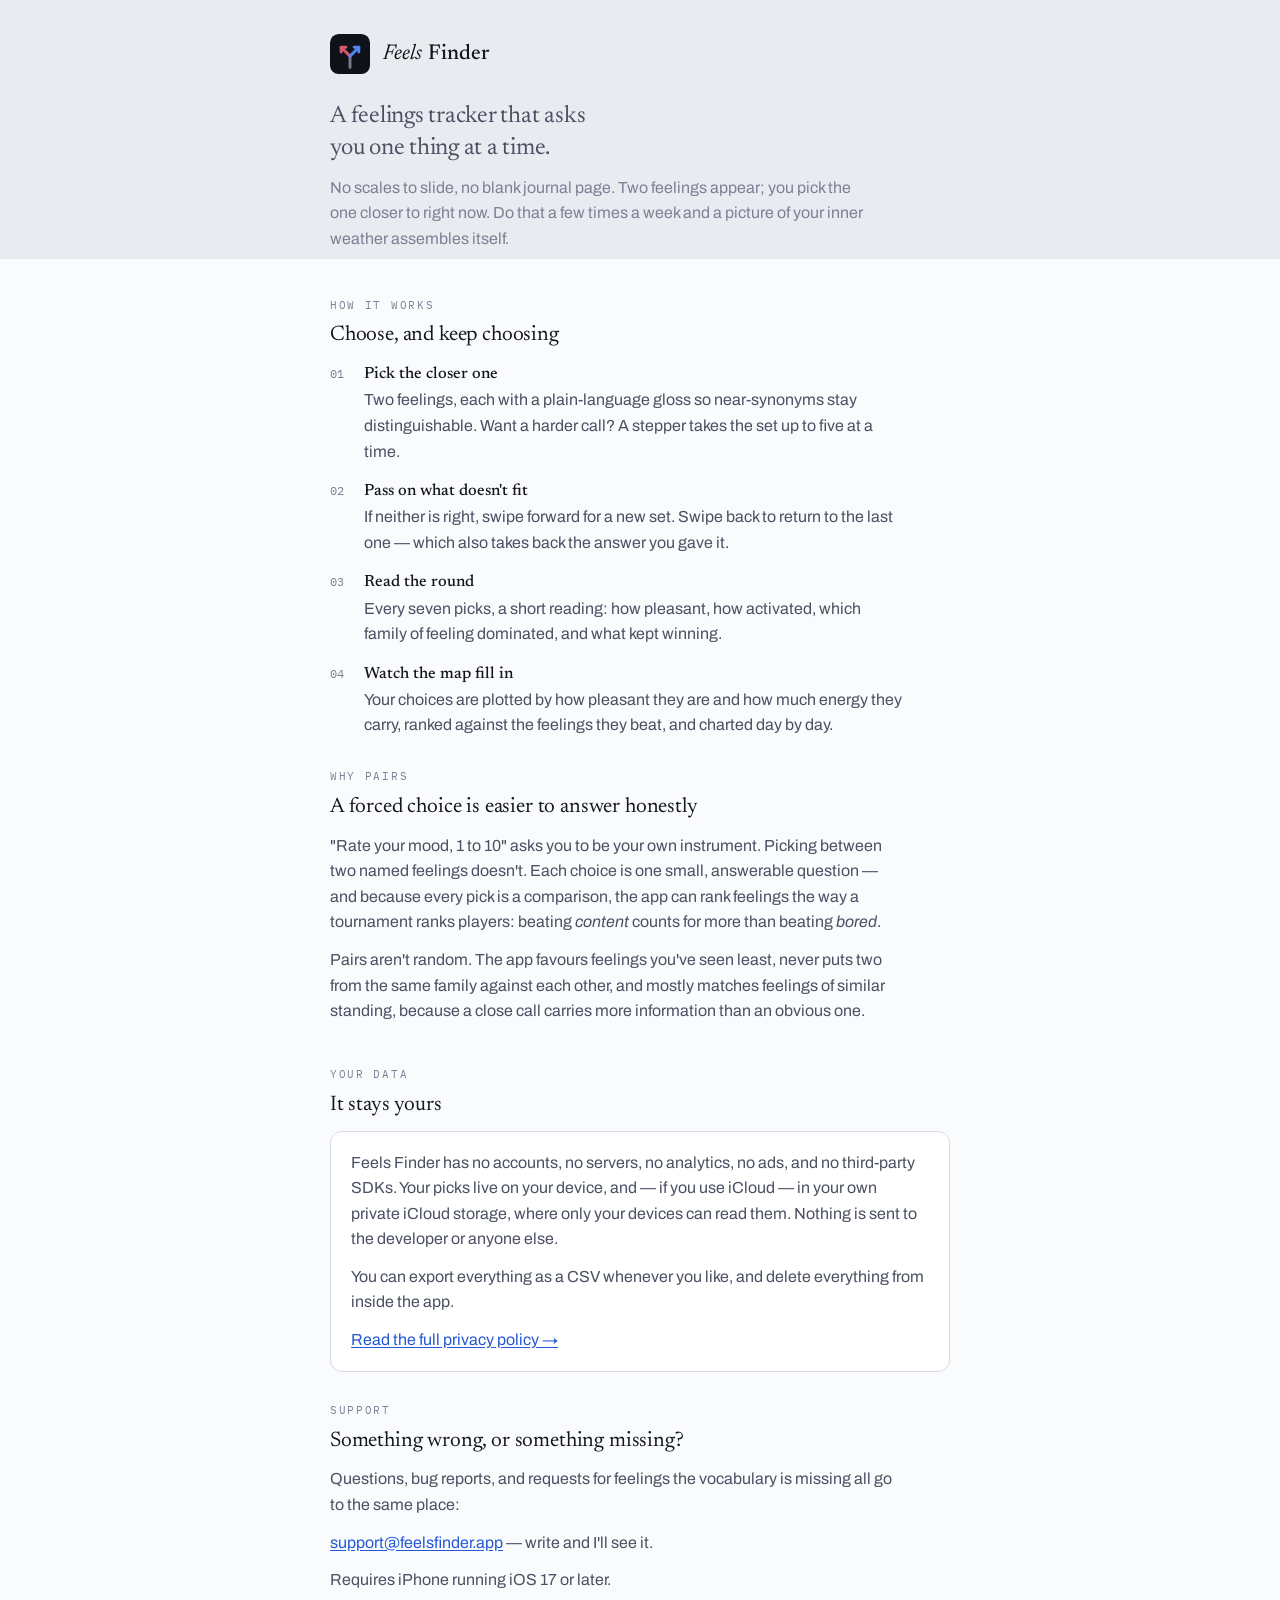
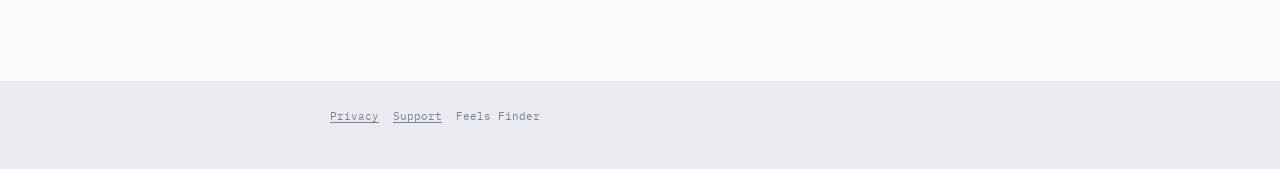
<file: docs/index.html>
<!doctype html>
<html lang="en">
<head>
<meta charset="utf-8">
<meta name="viewport" content="width=device-width, initial-scale=1">
<title>Feels Finder</title>
<meta name="description" content="A feelings tracker that asks you one thing at a time: which of these is closer to right now?">
<link rel="icon" href="mark.svg">
<link rel="preconnect" href="https://fonts.gstatic.com" crossorigin>
<link rel="stylesheet" href="https://fonts.googleapis.com/css2?family=Newsreader:ital,opsz,wght@0,6..72,400;0,6..72,500;1,6..72,400&family=Archivo:wght@400;500&family=IBM+Plex+Mono:wght@400;500&display=swap">
<link rel="stylesheet" href="style.css">
</head>
<body>

<div class="wrap">
  <header class="top">
    <img class="mark" src="mark.svg" alt="">
    <div class="word">Feels <b>Finder</b></div>
  </header>
  <p class="lede">A feelings tracker that asks you one thing at a time.</p>
  <p class="sub">No scales to slide, no blank journal page. Two feelings appear; you pick the one closer to right now. Do that a few times a week and a picture of your inner weather assembles itself.</p>
</div>

<main>
  <div class="wrap">

    <section>
      <p class="eyebrow">How it works</p>
      <h2>Choose, and keep choosing</h2>
      <ul class="steps">
        <li><span class="n">01</span><span><b>Pick the closer one</b>Two feelings, each with a plain-language gloss so near-synonyms stay distinguishable. Want a harder call? A stepper takes the set up to five at a time.</span></li>
        <li><span class="n">02</span><span><b>Pass on what doesn't fit</b>If neither is right, swipe forward for a new set. Swipe back to return to the last one — which also takes back the answer you gave it.</span></li>
        <li><span class="n">03</span><span><b>Read the round</b>Every seven picks, a short reading: how pleasant, how activated, which family of feeling dominated, and what kept winning.</span></li>
        <li><span class="n">04</span><span><b>Watch the map fill in</b>Your choices are plotted by how pleasant they are and how much energy they carry, ranked against the feelings they beat, and charted day by day.</span></li>
      </ul>
    </section>

    <section>
      <p class="eyebrow">Why pairs</p>
      <h2>A forced choice is easier to answer honestly</h2>
      <p>"Rate your mood, 1 to 10" asks you to be your own instrument. Picking between two named feelings doesn't. Each choice is one small, answerable question — and because every pick is a comparison, the app can rank feelings the way a tournament ranks players: beating <em>content</em> counts for more than beating <em>bored</em>.</p>
      <p>Pairs aren't random. The app favours feelings you've seen least, never puts two from the same family against each other, and mostly matches feelings of similar standing, because a close call carries more information than an obvious one.</p>
    </section>

    <section>
      <p class="eyebrow">Your data</p>
      <h2>It stays yours</h2>
      <div class="card">
        <p>Feels Finder has no accounts, no servers, no analytics, no ads, and no third-party SDKs. Your picks live on your device, and — if you use iCloud — in your own private iCloud storage, where only your devices can read them. Nothing is sent to the developer or anyone else.</p>
        <p>You can export everything as a CSV whenever you like, and delete everything from inside the app.</p>
        <p><a href="privacy.html">Read the full privacy policy →</a></p>
      </div>
    </section>

    <section>
      <p class="eyebrow">Support</p>
      <h2>Something wrong, or something missing?</h2>
      <p>Questions, bug reports, and requests for feelings the vocabulary is missing all go to the same place:</p>
      <p><a href="mailto:support@feelsfinder.app">support@feelsfinder.app</a> — write and I'll see it.</p>
      <p>Requires iPhone running iOS 17 or later.</p>
    </section>

  </div>
</main>

<div class="wrap">
  <footer>
    <a href="privacy.html">Privacy</a>
    <a href="mailto:support@feelsfinder.app">Support</a>
    <span>Feels Finder</span>
  </footer>
</div>

</body>
</html>
</file>
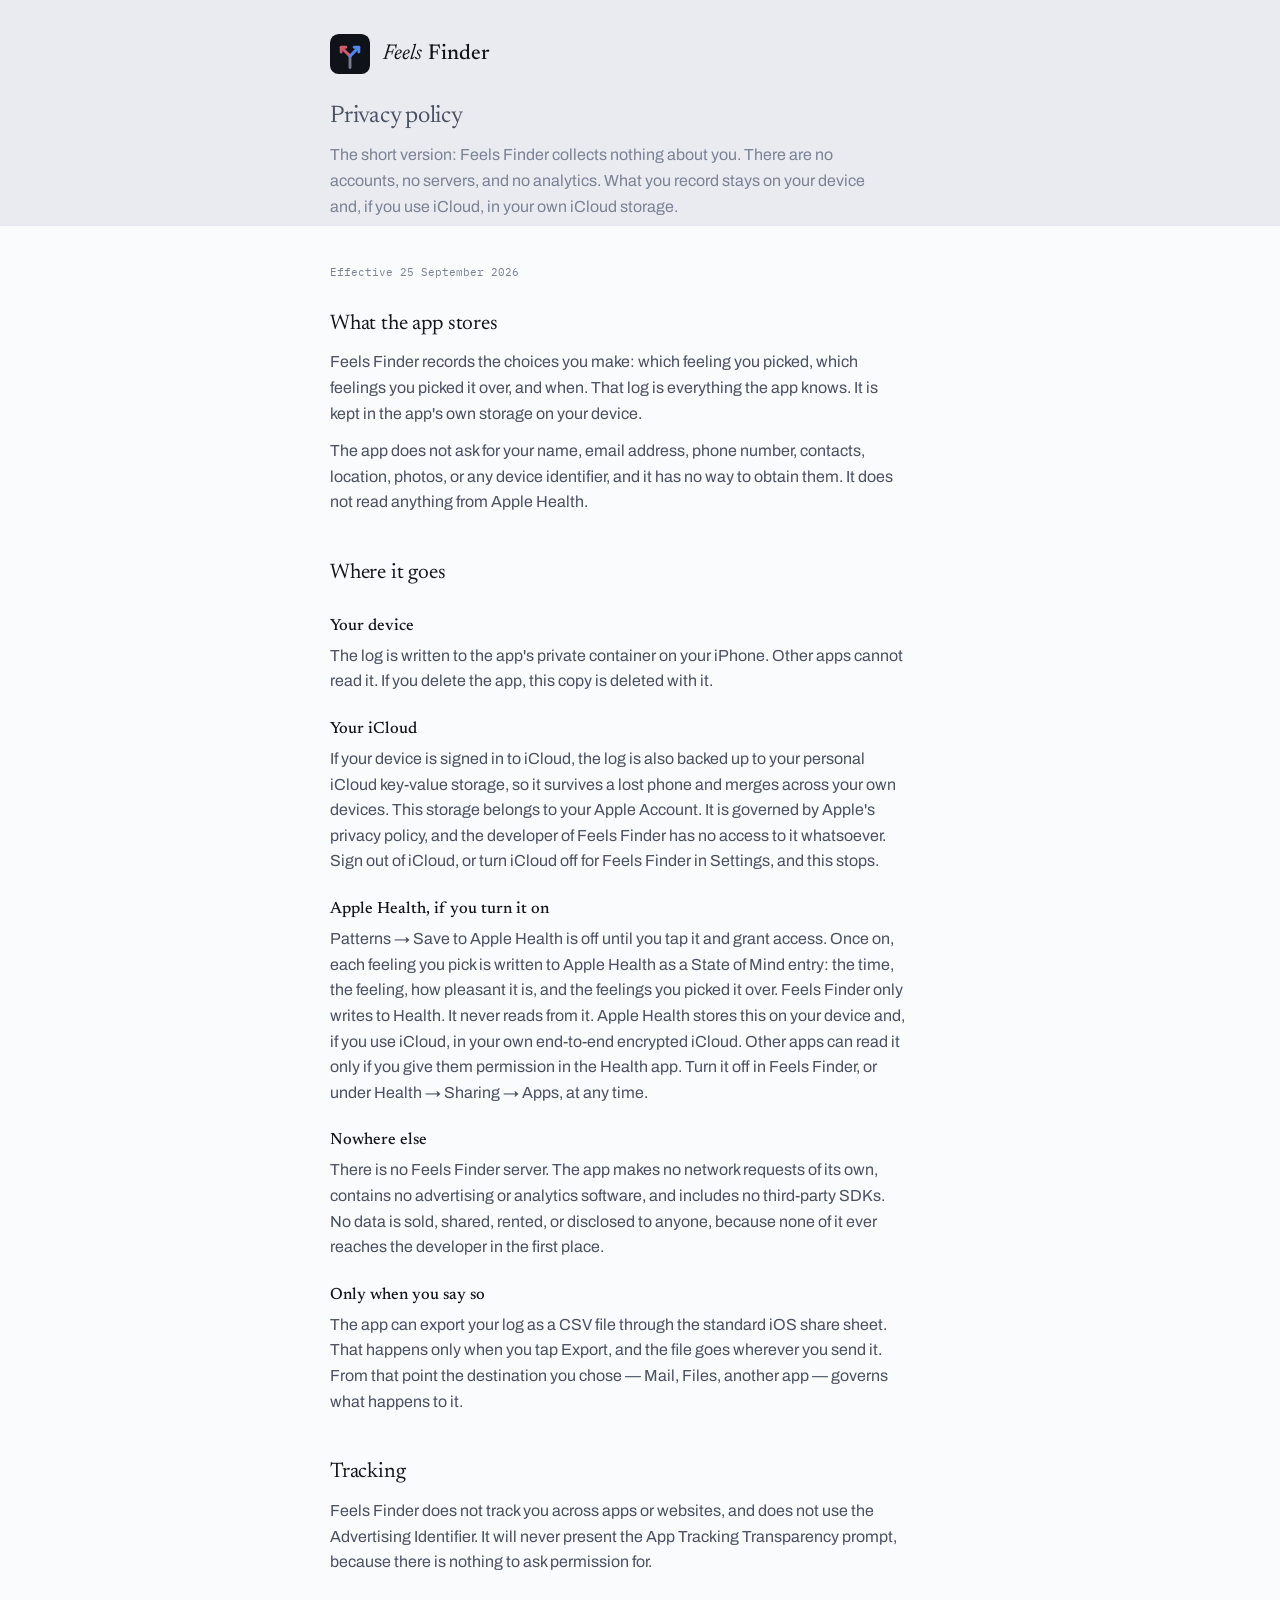
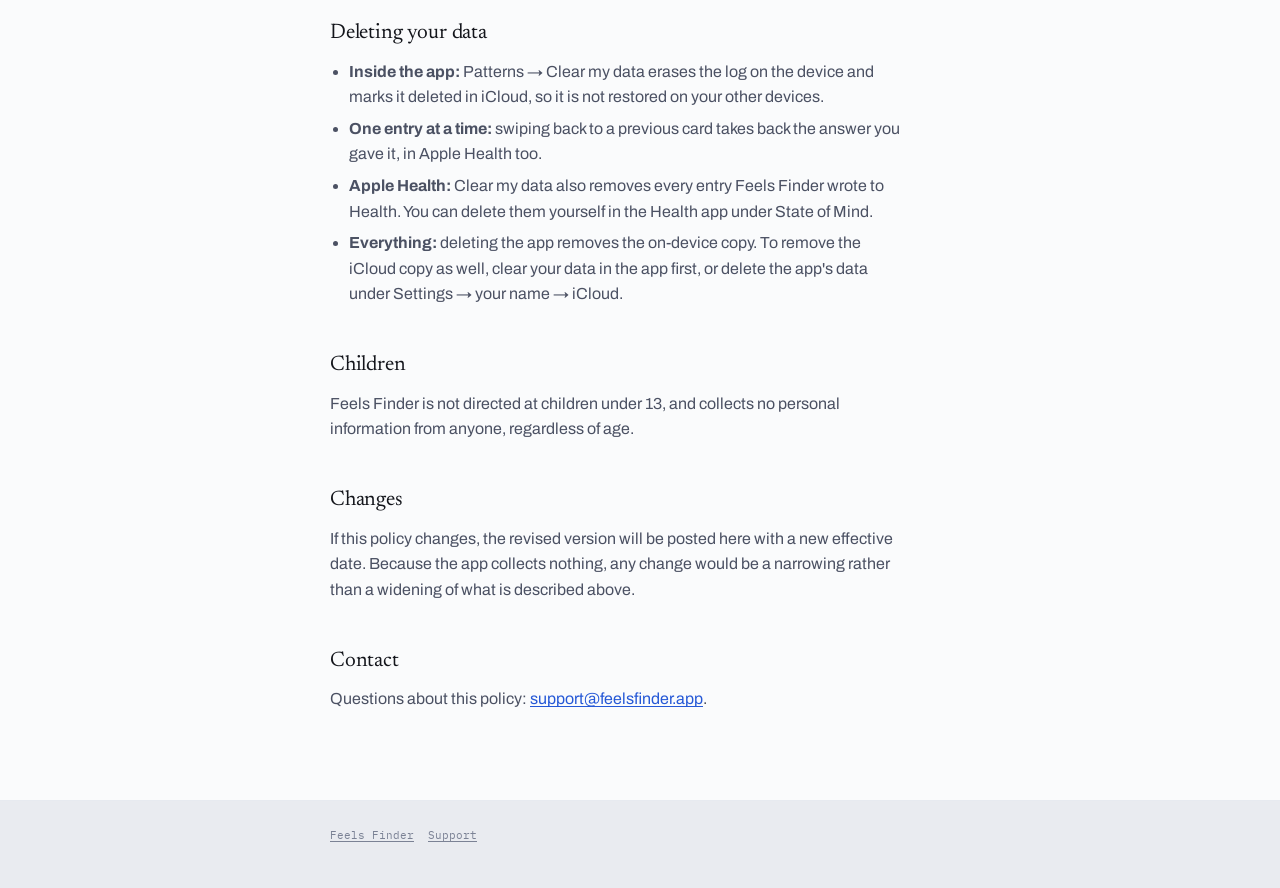
<file: docs/privacy.html>
<!doctype html>
<html lang="en">
<head>
<meta charset="utf-8">
<meta name="viewport" content="width=device-width, initial-scale=1">
<title>Privacy Policy · Feels Finder</title>
<meta name="description" content="Feels Finder collects nothing. Your picks stay on your device and in your own iCloud.">
<link rel="icon" href="mark.svg">
<link rel="preconnect" href="https://fonts.gstatic.com" crossorigin>
<link rel="stylesheet" href="https://fonts.googleapis.com/css2?family=Newsreader:ital,opsz,wght@0,6..72,400;0,6..72,500;1,6..72,400&family=Archivo:wght@400;500&family=IBM+Plex+Mono:wght@400;500&display=swap">
<link rel="stylesheet" href="style.css">
</head>
<body>

<div class="wrap">
  <header class="top">
    <img class="mark" src="mark.svg" alt="">
    <div class="word">Feels <b>Finder</b></div>
  </header>
  <p class="lede">Privacy policy</p>
  <p class="sub">The short version: Feels Finder collects nothing about you. There are no accounts, no servers, and no analytics. What you record stays on your device and, if you use iCloud, in your own iCloud storage.</p>
</div>

<main>
  <div class="wrap">
    <p class="updated">Effective 25 September 2026</p>

    <section>
      <h2>What the app stores</h2>
      <p>Feels Finder records the choices you make: which feeling you picked, which feelings you picked it over, and when. That log is everything the app knows. It is kept in the app's own storage on your device.</p>
      <p>The app does not ask for your name, email address, phone number, contacts, location, photos, or any device identifier, and it has no way to obtain them. It does not read anything from Apple Health.</p>
    </section>

    <section>
      <h2>Where it goes</h2>
      <h3>Your device</h3>
      <p>The log is written to the app's private container on your iPhone. Other apps cannot read it. If you delete the app, this copy is deleted with it.</p>

      <h3>Your iCloud</h3>
      <p>If your device is signed in to iCloud, the log is also backed up to your personal iCloud key-value storage, so it survives a lost phone and merges across your own devices. This storage belongs to your Apple Account. It is governed by Apple's privacy policy, and the developer of Feels Finder has no access to it whatsoever. Sign out of iCloud, or turn iCloud off for Feels Finder in Settings, and this stops.</p>

      <h3>Apple Health, if you turn it on</h3>
      <p>Patterns → Save to Apple Health is off until you tap it and grant access. Once on, each feeling you pick is written to Apple Health as a State of Mind entry: the time, the feeling, how pleasant it is, and the feelings you picked it over. Feels Finder only writes to Health. It never reads from it. Apple Health stores this on your device and, if you use iCloud, in your own end-to-end encrypted iCloud. Other apps can read it only if you give them permission in the Health app. Turn it off in Feels Finder, or under Health → Sharing → Apps, at any time.</p>

      <h3>Nowhere else</h3>
      <p>There is no Feels Finder server. The app makes no network requests of its own, contains no advertising or analytics software, and includes no third-party SDKs. No data is sold, shared, rented, or disclosed to anyone, because none of it ever reaches the developer in the first place.</p>

      <h3>Only when you say so</h3>
      <p>The app can export your log as a CSV file through the standard iOS share sheet. That happens only when you tap Export, and the file goes wherever you send it. From that point the destination you chose — Mail, Files, another app — governs what happens to it.</p>
    </section>

    <section>
      <h2>Tracking</h2>
      <p>Feels Finder does not track you across apps or websites, and does not use the Advertising Identifier. It will never present the App Tracking Transparency prompt, because there is nothing to ask permission for.</p>
    </section>

    <section>
      <h2>Deleting your data</h2>
      <ul>
        <li><b>Inside the app:</b> Patterns → Clear my data erases the log on the device and marks it deleted in iCloud, so it is not restored on your other devices.</li>
        <li><b>One entry at a time:</b> swiping back to a previous card takes back the answer you gave it, in Apple Health too.</li>
        <li><b>Apple Health:</b> Clear my data also removes every entry Feels Finder wrote to Health. You can delete them yourself in the Health app under State of Mind.</li>
        <li><b>Everything:</b> deleting the app removes the on-device copy. To remove the iCloud copy as well, clear your data in the app first, or delete the app's data under Settings → your name → iCloud.</li>
      </ul>
    </section>

    <section>
      <h2>Children</h2>
      <p>Feels Finder is not directed at children under 13, and collects no personal information from anyone, regardless of age.</p>
    </section>

    <section>
      <h2>Changes</h2>
      <p>If this policy changes, the revised version will be posted here with a new effective date. Because the app collects nothing, any change would be a narrowing rather than a widening of what is described above.</p>
    </section>

    <section>
      <h2>Contact</h2>
      <p>Questions about this policy: <a href="mailto:support@feelsfinder.app">support@feelsfinder.app</a>.</p>
    </section>
  </div>
</main>

<div class="wrap">
  <footer>
    <a href="index.html">Feels Finder</a>
    <a href="mailto:support@feelsfinder.app">Support</a>
  </footer>
</div>

</body>
</html>
</file>
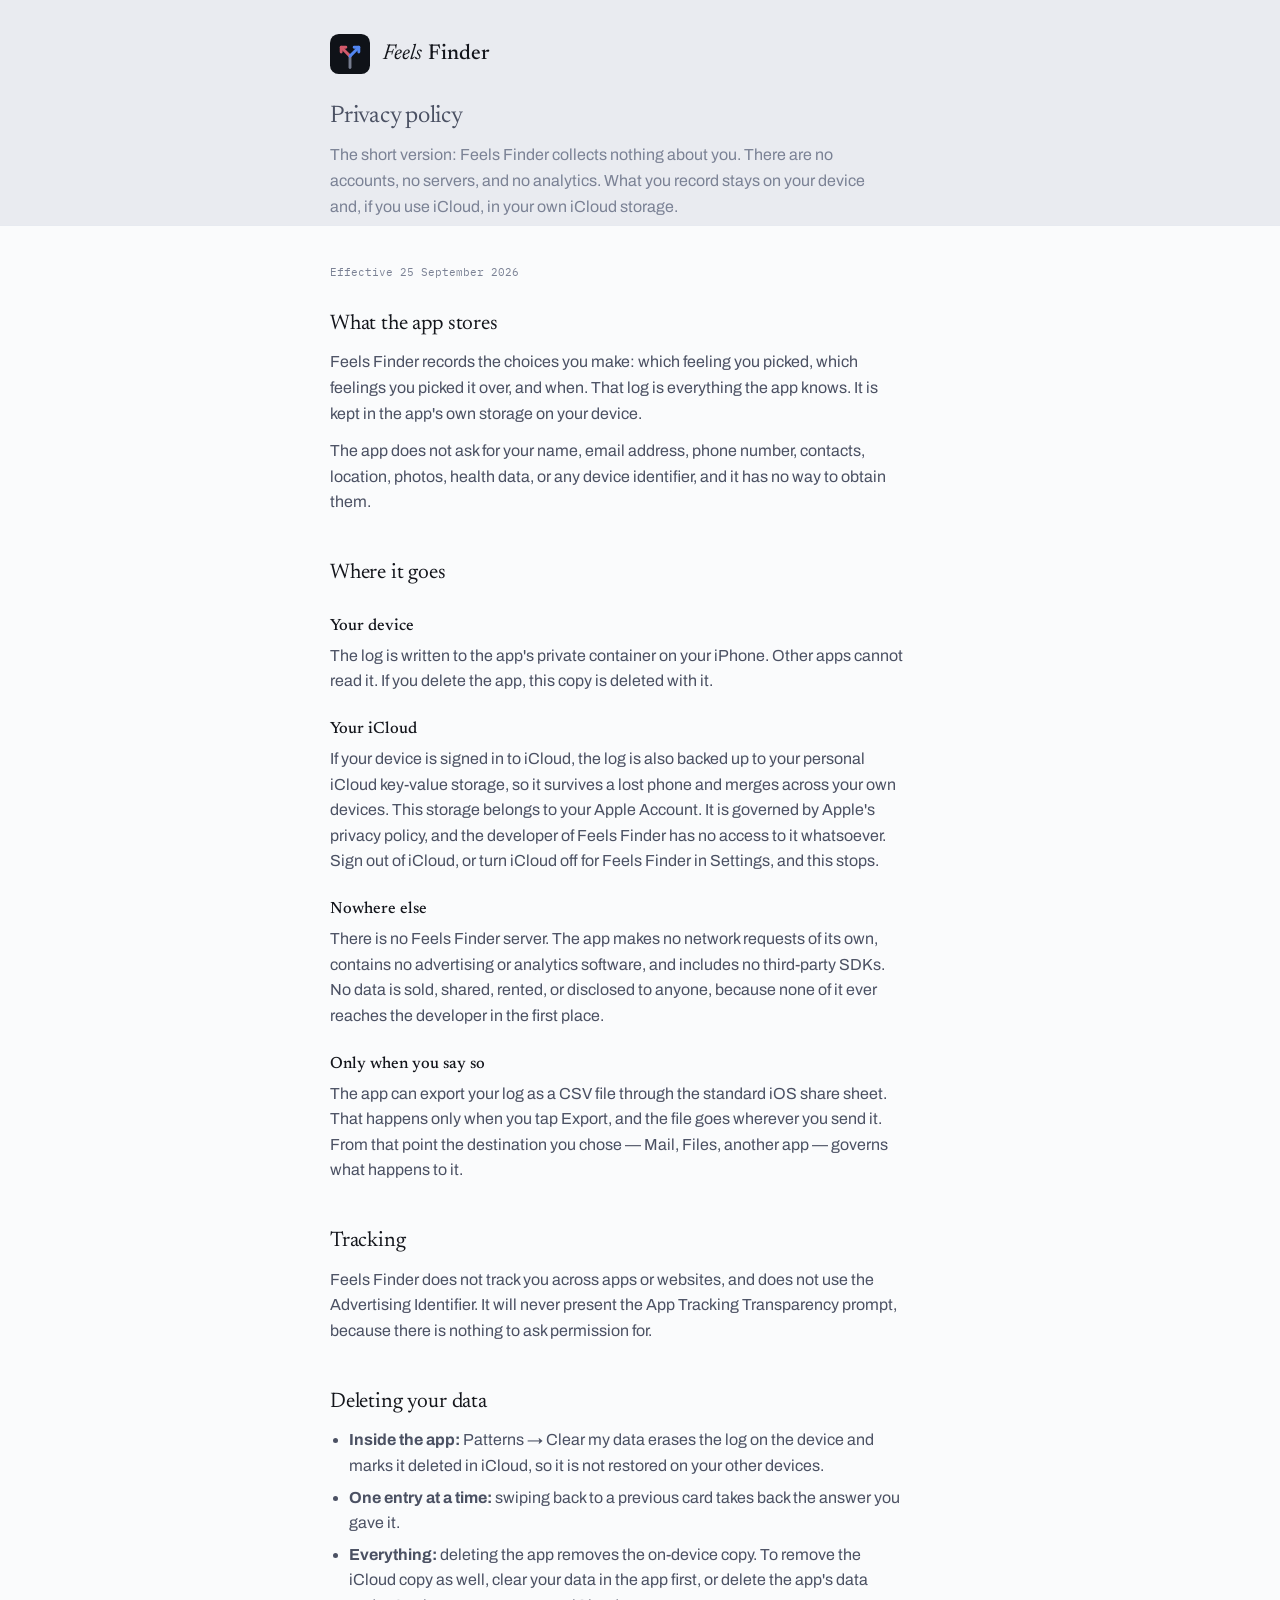
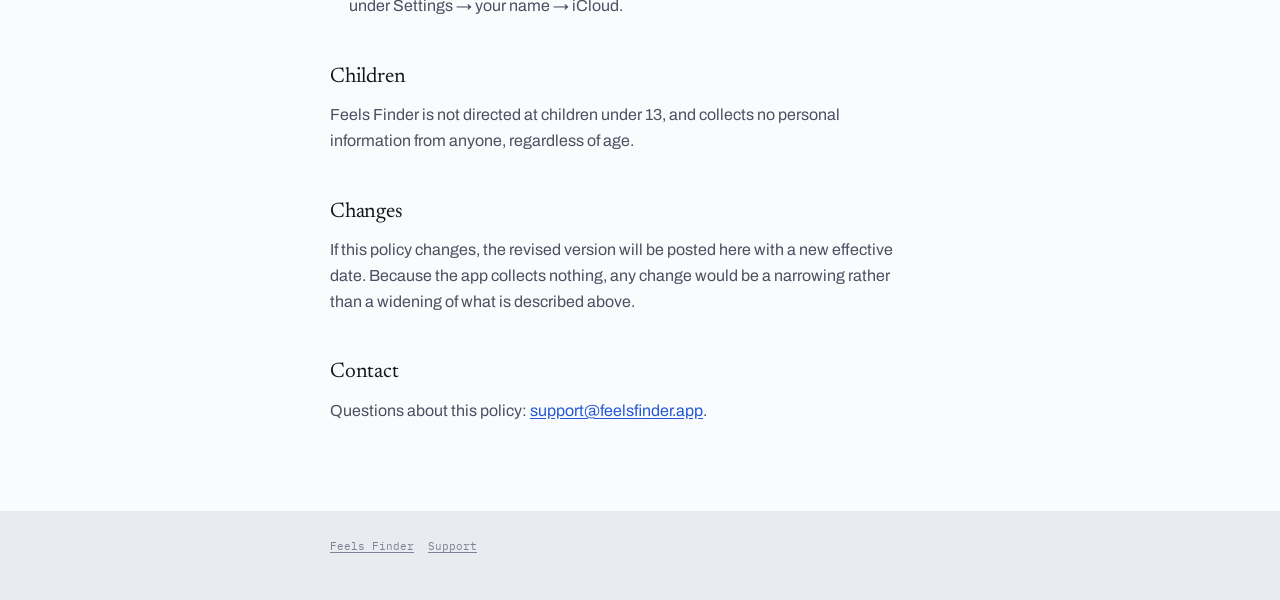
<file: site/docs/privacy.html>
<!doctype html>
<html lang="en">
<head>
<meta charset="utf-8">
<meta name="viewport" content="width=device-width, initial-scale=1">
<title>Privacy Policy · Feels Finder</title>
<meta name="description" content="Feels Finder collects nothing. Your picks stay on your device and in your own iCloud.">
<link rel="icon" href="mark.svg">
<link rel="preconnect" href="https://fonts.gstatic.com" crossorigin>
<link rel="stylesheet" href="https://fonts.googleapis.com/css2?family=Newsreader:ital,opsz,wght@0,6..72,400;0,6..72,500;1,6..72,400&family=Archivo:wght@400;500&family=IBM+Plex+Mono:wght@400;500&display=swap">
<link rel="stylesheet" href="style.css">
</head>
<body>

<div class="wrap">
  <header class="top">
    <img class="mark" src="mark.svg" alt="">
    <div class="word">Feels <b>Finder</b></div>
  </header>
  <p class="lede">Privacy policy</p>
  <p class="sub">The short version: Feels Finder collects nothing about you. There are no accounts, no servers, and no analytics. What you record stays on your device and, if you use iCloud, in your own iCloud storage.</p>
</div>

<main>
  <div class="wrap">
    <p class="updated">Effective 25 September 2026</p>

    <section>
      <h2>What the app stores</h2>
      <p>Feels Finder records the choices you make: which feeling you picked, which feelings you picked it over, and when. That log is everything the app knows. It is kept in the app's own storage on your device.</p>
      <p>The app does not ask for your name, email address, phone number, contacts, location, photos, health data, or any device identifier, and it has no way to obtain them.</p>
    </section>

    <section>
      <h2>Where it goes</h2>
      <h3>Your device</h3>
      <p>The log is written to the app's private container on your iPhone. Other apps cannot read it. If you delete the app, this copy is deleted with it.</p>

      <h3>Your iCloud</h3>
      <p>If your device is signed in to iCloud, the log is also backed up to your personal iCloud key-value storage, so it survives a lost phone and merges across your own devices. This storage belongs to your Apple Account. It is governed by Apple's privacy policy, and the developer of Feels Finder has no access to it whatsoever. Sign out of iCloud, or turn iCloud off for Feels Finder in Settings, and this stops.</p>

      <h3>Nowhere else</h3>
      <p>There is no Feels Finder server. The app makes no network requests of its own, contains no advertising or analytics software, and includes no third-party SDKs. No data is sold, shared, rented, or disclosed to anyone, because none of it ever reaches the developer in the first place.</p>

      <h3>Only when you say so</h3>
      <p>The app can export your log as a CSV file through the standard iOS share sheet. That happens only when you tap Export, and the file goes wherever you send it. From that point the destination you chose — Mail, Files, another app — governs what happens to it.</p>
    </section>

    <section>
      <h2>Tracking</h2>
      <p>Feels Finder does not track you across apps or websites, and does not use the Advertising Identifier. It will never present the App Tracking Transparency prompt, because there is nothing to ask permission for.</p>
    </section>

    <section>
      <h2>Deleting your data</h2>
      <ul>
        <li><b>Inside the app:</b> Patterns → Clear my data erases the log on the device and marks it deleted in iCloud, so it is not restored on your other devices.</li>
        <li><b>One entry at a time:</b> swiping back to a previous card takes back the answer you gave it.</li>
        <li><b>Everything:</b> deleting the app removes the on-device copy. To remove the iCloud copy as well, clear your data in the app first, or delete the app's data under Settings → your name → iCloud.</li>
      </ul>
    </section>

    <section>
      <h2>Children</h2>
      <p>Feels Finder is not directed at children under 13, and collects no personal information from anyone, regardless of age.</p>
    </section>

    <section>
      <h2>Changes</h2>
      <p>If this policy changes, the revised version will be posted here with a new effective date. Because the app collects nothing, any change would be a narrowing rather than a widening of what is described above.</p>
    </section>

    <section>
      <h2>Contact</h2>
      <p>Questions about this policy: <a href="mailto:support@feelsfinder.app">support@feelsfinder.app</a>.</p>
    </section>
  </div>
</main>

<div class="wrap">
  <footer>
    <a href="index.html">Feels Finder</a>
    <a href="mailto:support@feelsfinder.app">Support</a>
  </footer>
</div>

</body>
</html>
</file>
<file: docs/style.css>
:root{
  --ground:#E9EBF0; --surface:#FAFBFC; --raise:#FFFFFF;
  --ink:#13151B; --ink2:#4B5163; --ink3:#7B8295;
  --line:#D6DAE3; --hair:#E7EAF0;
  --accent:#2558D6; --neg:#C0394B; --mid:#8B90A0;
  --serif:"Newsreader",Iowan Old Style,Georgia,serif;
  --sans:"Archivo","Helvetica Neue",Arial,sans-serif;
  --mono:"IBM Plex Mono",ui-monospace,SFMono-Regular,Menlo,monospace;
}
@media (prefers-color-scheme:dark){
  :root:not([data-theme="light"]){
    --ground:#0B0D11; --surface:#14171E; --raise:#1B1F27;
    --ink:#EDEFF4; --ink2:#A7AEBF; --ink3:#767D8F;
    --line:#2A2F3A; --hair:#21262F;
    --accent:#5286F2; --neg:#D35A6B; --mid:#6C7386;
  }
}
:root[data-theme="dark"]{
  --ground:#0B0D11; --surface:#14171E; --raise:#1B1F27;
  --ink:#EDEFF4; --ink2:#A7AEBF; --ink3:#767D8F;
  --line:#2A2F3A; --hair:#21262F;
  --accent:#5286F2; --neg:#D35A6B; --mid:#6C7386;
}
*{box-sizing:border-box}
html{-webkit-text-size-adjust:100%}
body{margin:0;background:var(--ground);color:var(--ink);font-family:var(--sans);line-height:1.6}
.wrap{max-width:660px;margin-inline:auto;padding-inline:20px;padding-block:0}
header.top{display:flex;align-items:center;gap:13px;padding-block:34px 26px}
.mark{width:40px;height:40px;flex:none}
.word{font-family:var(--serif);font-size:1.34rem;font-style:italic;letter-spacing:.005em}
.word b{font-style:normal;font-weight:500}
.lede{font-family:var(--serif);font-size:1.5rem;line-height:1.35;letter-spacing:-.01em;
  text-wrap:balance;margin:0 0 10px;max-width:22ch}
.sub{margin:0;color:var(--ink3);max-width:60ch}
main{background:var(--surface);border-block:1px solid var(--hair);padding-block:38px 46px;margin-top:6px}
section{padding-block:0 30px}
h2{font-family:var(--serif);font-weight:400;font-size:1.32rem;letter-spacing:-.008em;margin:0 0 8px}
h3{font-family:var(--serif);font-weight:500;font-size:1.02rem;margin:22px 0 4px}
p{margin:0 0 12px;color:var(--ink2);max-width:64ch}
.eyebrow{font-family:var(--mono);font-size:.66rem;letter-spacing:.16em;text-transform:uppercase;
  color:var(--ink3);margin:0 0 6px}
ul{margin:0 0 12px;padding-left:19px;color:var(--ink2);max-width:64ch}
li{margin-bottom:6px}
a{color:var(--accent);text-underline-offset:2px}
.steps{list-style:none;padding:0;margin:0;display:grid;gap:14px}
.steps li{display:grid;grid-template-columns:22px 1fr;gap:12px;margin:0;align-items:baseline}
.steps .n{font-family:var(--mono);font-size:.72rem;color:var(--ink3)}
.steps b{font-family:var(--serif);font-weight:500;font-size:1.02rem;color:var(--ink);display:block}
.steps span{color:var(--ink2)}
.card{background:var(--raise);border:1px solid var(--line);border-radius:12px;padding:18px 20px}
.card p:last-child{margin-bottom:0}
footer{padding-block:26px 44px;font-family:var(--mono);font-size:.68rem;color:var(--ink3);
  display:flex;flex-wrap:wrap;gap:14px;align-items:center}
footer a{color:var(--ink3)}
.updated{font-family:var(--mono);font-size:.68rem;color:var(--ink3);margin:0 0 26px}
@media (max-width:480px){ .lede{font-size:1.3rem} }
</file>
<file: site/docs/style.css>
:root{
  --ground:#E9EBF0; --surface:#FAFBFC; --raise:#FFFFFF;
  --ink:#13151B; --ink2:#4B5163; --ink3:#7B8295;
  --line:#D6DAE3; --hair:#E7EAF0;
  --accent:#2558D6; --neg:#C0394B; --mid:#8B90A0;
  --serif:"Newsreader",Iowan Old Style,Georgia,serif;
  --sans:"Archivo","Helvetica Neue",Arial,sans-serif;
  --mono:"IBM Plex Mono",ui-monospace,SFMono-Regular,Menlo,monospace;
}
@media (prefers-color-scheme:dark){
  :root:not([data-theme="light"]){
    --ground:#0B0D11; --surface:#14171E; --raise:#1B1F27;
    --ink:#EDEFF4; --ink2:#A7AEBF; --ink3:#767D8F;
    --line:#2A2F3A; --hair:#21262F;
    --accent:#5286F2; --neg:#D35A6B; --mid:#6C7386;
  }
}
:root[data-theme="dark"]{
  --ground:#0B0D11; --surface:#14171E; --raise:#1B1F27;
  --ink:#EDEFF4; --ink2:#A7AEBF; --ink3:#767D8F;
  --line:#2A2F3A; --hair:#21262F;
  --accent:#5286F2; --neg:#D35A6B; --mid:#6C7386;
}
*{box-sizing:border-box}
html{-webkit-text-size-adjust:100%}
body{margin:0;background:var(--ground);color:var(--ink);font-family:var(--sans);line-height:1.6}
.wrap{max-width:660px;margin-inline:auto;padding-inline:20px;padding-block:0}
header.top{display:flex;align-items:center;gap:13px;padding-block:34px 26px}
.mark{width:40px;height:40px;flex:none}
.word{font-family:var(--serif);font-size:1.34rem;font-style:italic;letter-spacing:.005em}
.word b{font-style:normal;font-weight:500}
.lede{font-family:var(--serif);font-size:1.5rem;line-height:1.35;letter-spacing:-.01em;
  text-wrap:balance;margin:0 0 10px;max-width:22ch}
.sub{margin:0;color:var(--ink3);max-width:60ch}
main{background:var(--surface);border-block:1px solid var(--hair);padding-block:38px 46px;margin-top:6px}
section{padding-block:0 30px}
h2{font-family:var(--serif);font-weight:400;font-size:1.32rem;letter-spacing:-.008em;margin:0 0 8px}
h3{font-family:var(--serif);font-weight:500;font-size:1.02rem;margin:22px 0 4px}
p{margin:0 0 12px;color:var(--ink2);max-width:64ch}
.eyebrow{font-family:var(--mono);font-size:.66rem;letter-spacing:.16em;text-transform:uppercase;
  color:var(--ink3);margin:0 0 6px}
ul{margin:0 0 12px;padding-left:19px;color:var(--ink2);max-width:64ch}
li{margin-bottom:6px}
a{color:var(--accent);text-underline-offset:2px}
.steps{list-style:none;padding:0;margin:0;display:grid;gap:14px}
.steps li{display:grid;grid-template-columns:22px 1fr;gap:12px;margin:0;align-items:baseline}
.steps .n{font-family:var(--mono);font-size:.72rem;color:var(--ink3)}
.steps b{font-family:var(--serif);font-weight:500;font-size:1.02rem;color:var(--ink);display:block}
.steps span{color:var(--ink2)}
.card{background:var(--raise);border:1px solid var(--line);border-radius:12px;padding:18px 20px}
.card p:last-child{margin-bottom:0}
footer{padding-block:26px 44px;font-family:var(--mono);font-size:.68rem;color:var(--ink3);
  display:flex;flex-wrap:wrap;gap:14px;align-items:center}
footer a{color:var(--ink3)}
.updated{font-family:var(--mono);font-size:.68rem;color:var(--ink3);margin:0 0 26px}
@media (max-width:480px){ .lede{font-size:1.3rem} }
</file>
